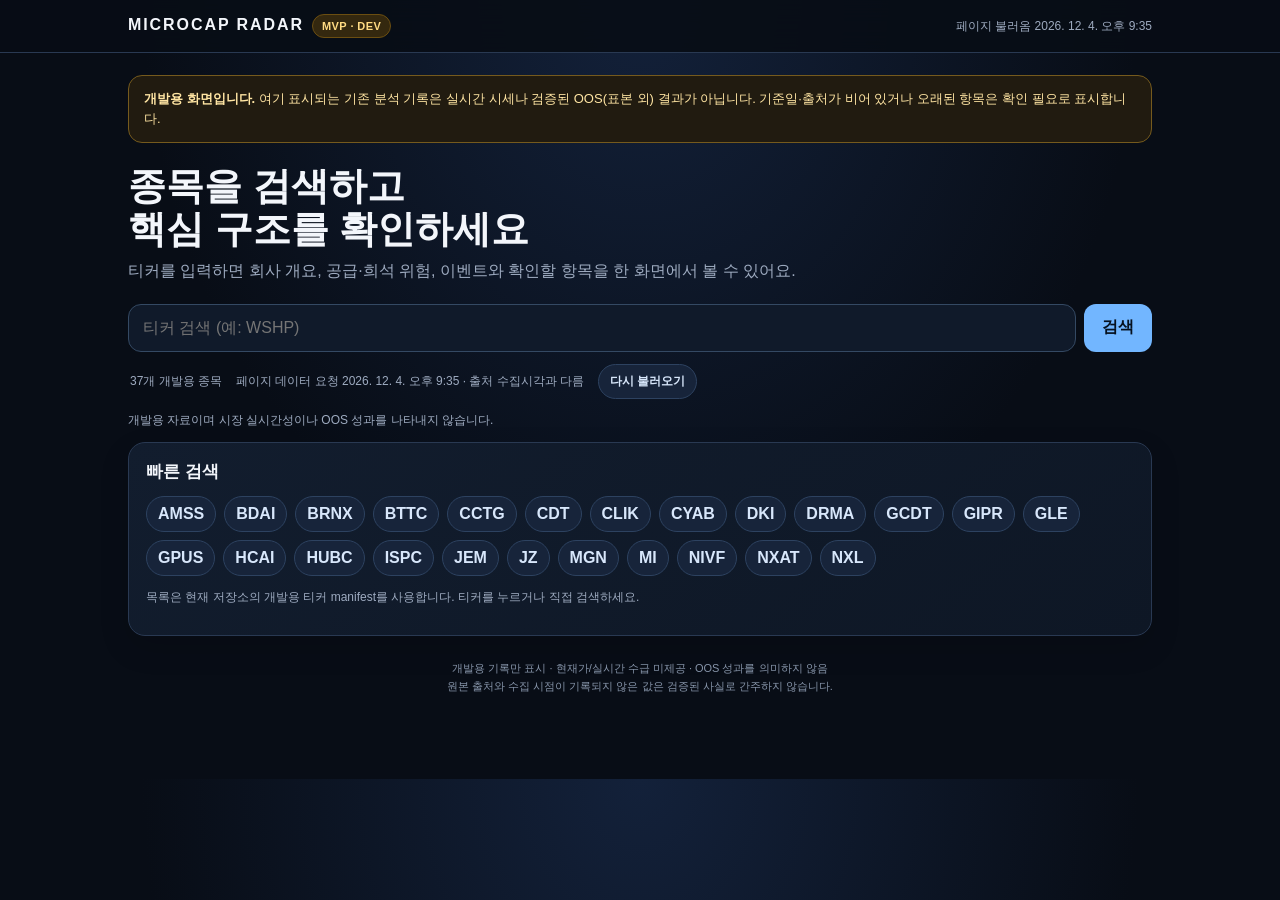
<file: mvp/index.html>
<!doctype html>
<html lang="ko">
<head>
<meta charset="utf-8">
<meta name="viewport" content="width=device-width, initial-scale=1">
<meta name="description" content="Microcap Radar 개발용 종목 검색 및 대시보드 MVP">
<title>Microcap Radar · MVP</title>
<style>
:root{color-scheme:dark;--bg:#080d16;--panel:#111a29;--panel2:#172338;--line:#293952;--text:#f3f6fb;--muted:#9eabc0;--blue:#72b6ff;--red:#ff7184;--yellow:#ffd166;--green:#60d6ad;--purple:#c49aff}
*{box-sizing:border-box}body{margin:0;background:radial-gradient(ellipse at top,#13213a 0,#080d16 55%);color:var(--text);font-family:-apple-system,BlinkMacSystemFont,"Segoe UI",sans-serif}
header{position:sticky;top:0;z-index:5;background:#080d16ed;border-bottom:1px solid var(--line);backdrop-filter:blur(12px)}
.top{max-width:1060px;margin:auto;padding:14px 18px;display:flex;align-items:center;justify-content:space-between;gap:12px}.brand{font-weight:900;letter-spacing:.12em}.tag{display:inline-block;border:1px solid #6b4e11;background:#34280f;color:#ffdb83;border-radius:999px;padding:5px 9px;font-size:11px;font-weight:850;letter-spacing:.04em;margin-left:8px}
.wrap{max-width:1060px;margin:auto;padding:22px 18px 60px}.notice{border:1px solid #755a1d;background:#211b10;color:#ffe5a3;padding:13px 15px;border-radius:14px;line-height:1.55;font-size:13px}
h1{font-size:clamp(26px,5vw,38px);line-height:1.12;margin:22px 0 8px}.intro{color:var(--muted);line-height:1.6;margin:0 0 20px}
.searchbar{display:flex;gap:8px}.searchbar input{min-width:0;flex:1;background:#101a2a;border:1px solid #344963;border-radius:13px;padding:14px;color:var(--text);font-size:16px;outline:none}.searchbar input:focus{border-color:var(--blue);box-shadow:0 0 0 3px #72b6ff20}
button{font:inherit;cursor:pointer}.searchbar button,.secondary{border:0;border-radius:12px;padding:0 18px;background:var(--blue);color:#06111f;font-weight:900}.statusline{display:flex;flex-wrap:wrap;gap:9px 14px;align-items:center;color:var(--muted);font-size:12px;padding:12px 2px}
.panel{border:1px solid var(--line);background:linear-gradient(145deg,#121d2e,#0e1725);border-radius:17px;padding:17px;margin:13px 0;box-shadow:0 12px 30px #0002}
.panel h2{font-size:17px;margin:0 0 13px}.sub{color:var(--muted);font-size:12px;line-height:1.5}.chips{display:flex;gap:8px;flex-wrap:wrap}.chip{background:#17243a;color:#d8e7fb;border:1px solid #2d4260;border-radius:999px;padding:8px 11px;font-weight:800}.chip:hover{border-color:var(--blue);color:#fff}
.grid{display:grid;grid-template-columns:repeat(2,minmax(0,1fr));gap:10px}.metric{background:var(--panel2);border:1px solid var(--line);border-radius:13px;padding:12px}.metric small{display:block;color:var(--muted);font-size:11px;margin-bottom:6px}.metric b{font-size:14px;line-height:1.45;overflow-wrap:anywhere}
.hero{border-left:4px solid var(--blue)}.hero.red{border-left-color:var(--red)}.hero.green{border-left-color:var(--green)}.heroTop{display:flex;justify-content:space-between;gap:12px;align-items:flex-start}.ticker{font-size:31px;font-weight:950;letter-spacing:.02em}.company{color:var(--muted);margin-top:3px}.score{font-size:22px;font-weight:900;color:var(--yellow);white-space:nowrap}.pill{display:inline-flex;align-items:center;border:1px solid var(--line);border-radius:999px;padding:5px 9px;margin:8px 5px 0 0;color:#d9e6f7;font-size:11px;font-weight:750}.pill.warn{color:#ffe09a;border-color:#725b28;background:#2a2315}.pill.bad{color:#ffc1c9;border-color:#703440;background:#2b1720}.summary{line-height:1.65;margin:14px 0 2px}
.rows{display:grid;gap:8px}.row{display:grid;grid-template-columns:minmax(110px,30%) 1fr;gap:12px;border-bottom:1px solid #243249;padding:9px 0;line-height:1.5}.row:last-child{border:0}.key{color:var(--muted);font-size:12px}.value{overflow-wrap:anywhere;font-size:13px}.unclear{color:#ffd98a}.empty{padding:40px 15px;text-align:center;color:var(--muted);border:1px dashed #374b67;border-radius:16px;margin-top:16px}
.list{display:grid;gap:8px}.item{background:var(--panel2);border:1px solid var(--line);border-radius:12px;padding:11px 12px;line-height:1.55;font-size:13px}.priceItem{display:grid;grid-template-columns:88px 1fr;gap:10px}.price{font-weight:900;color:var(--blue)}
.footer{color:#8795aa;font-size:11px;line-height:1.6;text-align:center;margin:24px 0}.error{color:#ffc1c9}.loading{opacity:.8}
.hidden{display:none!important}
@media(max-width:640px){.wrap{padding:16px 13px 40px}.top{padding:12px 13px}.searchbar button{padding:0 14px}.grid{grid-template-columns:1fr 1fr}.row{grid-template-columns:1fr;gap:4px}.ticker{font-size:28px}.panel{padding:14px}}
</style>
</head>
<body>
<header><div class="top"><div><span class="brand">MICROCAP RADAR</span><span class="tag">MVP · DEV</span></div><span id="loadClock" class="sub"></span></div></header>
<main class="wrap">
<div class="notice"><b>개발용 화면입니다.</b> 여기 표시되는 기존 분석 기록은 실시간 시세나 검증된 OOS(표본 외) 결과가 아닙니다. 기준일·출처가 비어 있거나 오래된 항목은 확인 필요로 표시합니다.</div>
<h1>종목을 검색하고<br>핵심 구조를 확인하세요</h1>
<p class="intro">티커를 입력하면 회사 개요, 공급·희석 위험, 이벤트와 확인할 항목을 한 화면에서 볼 수 있어요.</p>
<form id="searchForm" class="searchbar"><input id="query" autocomplete="off" spellcheck="false" placeholder="티커 검색 (예: WSHP)" aria-label="티커 검색"><button type="submit">검색</button></form>
<div class="statusline"><span id="count">종목 목록 불러오는 중…</span><span id="fetchStamp"></span><button id="refresh" class="chip" type="button">다시 불러오기</button></div>
<div id="view"><div class="empty loading">개발용 종목 데이터를 불러오는 중…</div></div>
<p class="footer">개발용 기록만 표시 · 현재가/실시간 수급 미제공 · OOS 성과를 의미하지 않음<br>원본 출처와 수집 시점이 기록되지 않은 값은 검증된 사실로 간주하지 않습니다.</p>
</main>
<script>
(function(){
"use strict";
var manifest=[],activeTicker="";
var $=function(s){return document.querySelector(s)};
var esc=function(v){return String(v==null?"확인 필요":v).replace(/[&<>"']/g,function(c){return {"&":"&amp;","<":"&lt;",">":"&gt;",'"':"&quot;","'":"&#39;"}[c]})};
var unclear=function(v){return v==null||/확인 필요|미확인|재확인 필요|unknown|not verified/i.test(String(v))};
var stamp=function(){return new Date().toLocaleString("ko-KR",{dateStyle:"medium",timeStyle:"short"})};
function mark(v){return unclear(v)?'<span class="unclear">'+esc(v==null?"확인 필요":v)+"</span>":esc(v)}
function pairs(obj){if(!obj||typeof obj!=="object")return '<div class="sub">기록된 항목 없음 · 확인 필요</div>';return '<div class="rows">'+Object.entries(obj).map(function(e){return '<div class="row"><div class="key">'+esc(e[0])+'</div><div class="value'+(unclear(e[1])?' unclear':'')+'">'+mark(typeof e[1]==="object"?JSON.stringify(e[1]):e[1])+'</div></div>'}).join("")+'</div>'}
function section(title,body){return '<section class="panel"><h2>'+title+'</h2>'+body+'</section>'}
function list(items){if(!Array.isArray(items)||!items.length)return '<div class="sub">기록 없음 · 확인 필요</div>';return '<div class="list">'+items.map(function(x){return '<div class="item'+(unclear(x)?' unclear':'')+'">'+esc(x)+'</div>'}).join("")+'</div>'}
function showHome(message){var t=(message||"")+"<section class=\"panel\"><h2>빠른 검색</h2><div class=\"chips\">"+manifest.slice(0,24).map(function(x){return '<button type="button" class="chip pick" data-t="'+esc(x)+'">'+esc(x)+'</button>'}).join("")+"</div><p class=\"sub\">목록은 현재 저장소의 개발용 티커 manifest를 사용합니다. 티커를 누르거나 직접 검색하세요.</p></section>";$("#view").innerHTML=t}
async function boot(){ $("#loadClock").textContent="페이지 불러옴 "+stamp();try{var r=await fetch("../v2/data/manifest.json",{cache:"no-store"});if(!r.ok)throw Error("목록 파일 HTTP "+r.status);manifest=await r.json();if(!Array.isArray(manifest))throw Error("티커 목록 형식 오류");$("#count").textContent=manifest.length+"개 개발용 종목";$("#fetchStamp").textContent="페이지 데이터 요청 "+stamp()+" · 출처 수집시각과 다름";showHome('<div class="sub">개발용 자료이며 시장 실시간성이나 OOS 성과를 나타내지 않습니다.</div>')}catch(e){$("#count").textContent="목록을 불러오지 못했습니다";$("#view").innerHTML='<div class="empty error">'+esc(e.message)+'<br>저장소 Pages 경로 또는 네트워크를 확인하세요.</div>'}}
async function openTicker(raw){var t=String(raw||"").trim().toUpperCase();if(!/^[A-Z0-9.-]{1,12}$/.test(t)){showHome('<div class="empty error">티커 형식을 확인해 주세요.</div>');return}if(!manifest.includes(t)){showHome('<div class="empty">등록되지 않은 개발용 티커입니다. 다른 티커를 검색해 주세요.</div>');return}activeTicker=t;history.replaceState(null,"","?ticker="+encodeURIComponent(t));$("#query").value=t;$("#view").innerHTML='<div class="empty loading">'+esc(t)+' 기록을 불러오는 중…</div>';try{var r=await fetch("../v2/data/stocks/"+encodeURIComponent(t)+".json",{cache:"no-store"});if(!r.ok)throw Error("종목 기록 HTTP "+r.status);var d=await r.json();render(d)}catch(e){$("#view").innerHTML='<div class="empty error">'+esc(e.message)+'</div>'}}
function render(d){var sig=d.signal||{},short=d.short||{},source=short["데이터 출처"]||d.dataSource||"개별 원본 출처 미기재";var signalClass=sig.color==="red"?"red":sig.color==="green"?"green":"";var labels='<span class="pill warn">개발용 기존 기록</span><span class="pill">실시간 아님</span><span class="pill">OOS 아님</span>';var html='<section class="panel hero '+signalClass+'"><div class="heroTop"><div><div class="ticker">'+esc(d.ticker||activeTicker)+'</div><div class="company">'+esc(d.company||"회사명 확인 필요")+'</div></div><div class="score">'+(d.score==null?"—":esc(d.score))+'<small style="display:block;font-size:10px;color:#a4afc1;font-weight:600">기록 점수 · 수익확률 아님</small></div></div>'+labels+'<div class="sub" style="margin-top:10px">기록 기준일: '+esc(d.asOf||"미기록 · 확인 필요")+' · 페이지 요청시각: '+esc(stamp())+'</div><p class="summary"><b>'+esc(sig.text||"신호 요약 미기록")+'</b><br>'+esc(sig.summary||"요약 미기록 · 확인 필요")+'</p></section>';
html+=section("출처와 최신성",'<div class="grid"><div class="metric"><small>기록에 적힌 데이터 출처</small><b class="'+(unclear(source)?"unclear":"")+'">'+esc(source)+'</b></div><div class="metric"><small>기록 기준일</small><b class="'+(unclear(d.asOf)?"unclear":"")+'">'+esc(d.asOf||"확인 필요")+'</b></div><div class="metric"><small>원본 수집시각</small><b class="unclear">기록에 없으면 확인 필요</b></div><div class="metric"><small>현재 시세 / 실시간 수급</small><b class="unclear">이 MVP에서 제공하지 않음</b></div></div><p class="sub">페이지 요청시각은 브라우저가 화면을 불러온 시간이며, 원본 데이터의 수집·갱신 시점이 아닙니다.</p>');
if(d.structure)html+=section("주요 구조",pairs(d.structure));
if(d.short)html+=section("수급 메모",pairs(short));
if(d.cash)html+=section("현금·자금조달",pairs(d.cash));
if(d.supplyMap&&d.supplyMap.items)html+=section("공급 지도",list(d.supplyMap.items.map(function(x){return x.name+" · "+x.shares+" · "+x.status+" — "+x.note})));
if(d.dilution)html+=section("희석·공급 위험",list(d.dilution));
if(d.priceLadder)html+=section("기록된 가격 참고점",'<p class="sub">아래 값은 기존 기록의 참고 가격입니다. 현재가나 실시간 가격으로 표시하지 않습니다.</p><div class="list">'+d.priceLadder.map(function(x){return '<div class="item priceItem"><div class="price">'+esc(x.price)+'</div><div><b>'+esc(x.label)+'</b><div class="sub">'+esc(x.note||x.distance||"")+'</div></div></div>'}).join("")+'</div>');
if(d.events)html+=section("일정·이벤트",list(d.events));
if(d.nextChecks)html+=section("추가 확인 항목",list(d.nextChecks));
if(d.risks)html+=section("주요 위험",list(d.risks));
if(d.conclusion)html+=section("기록된 결론",list(d.conclusion));
if(d.memo)html+=section("메모용 요약",'<div class="item">'+esc(d.memo)+'</div>');
html+='<section class="panel"><h2>확인 상태</h2><div class="sub">출처가 기재된 문장도 원문 확인이 끝났다는 뜻은 아닙니다. 기준일 이후 내용은 반영되지 않았을 수 있습니다. 모든 미확인 항목은 별도 검증 전까지 확인 필요로 취급하세요.</div></section>';
$("#view").innerHTML=html}
$("#searchForm").addEventListener("submit",function(e){e.preventDefault();openTicker($("#query").value)});
$("#refresh").addEventListener("click",function(){boot();if(activeTicker)setTimeout(function(){openTicker(activeTicker)},0)});
$("#view").addEventListener("click",function(e){var b=e.target.closest(".pick");if(b)openTicker(b.dataset.t)});
var params=new URLSearchParams(location.search);boot().then(function(){var t=params.get("ticker");if(t)openTicker(t)});
})();
</script>
</body>
</html>
</file>
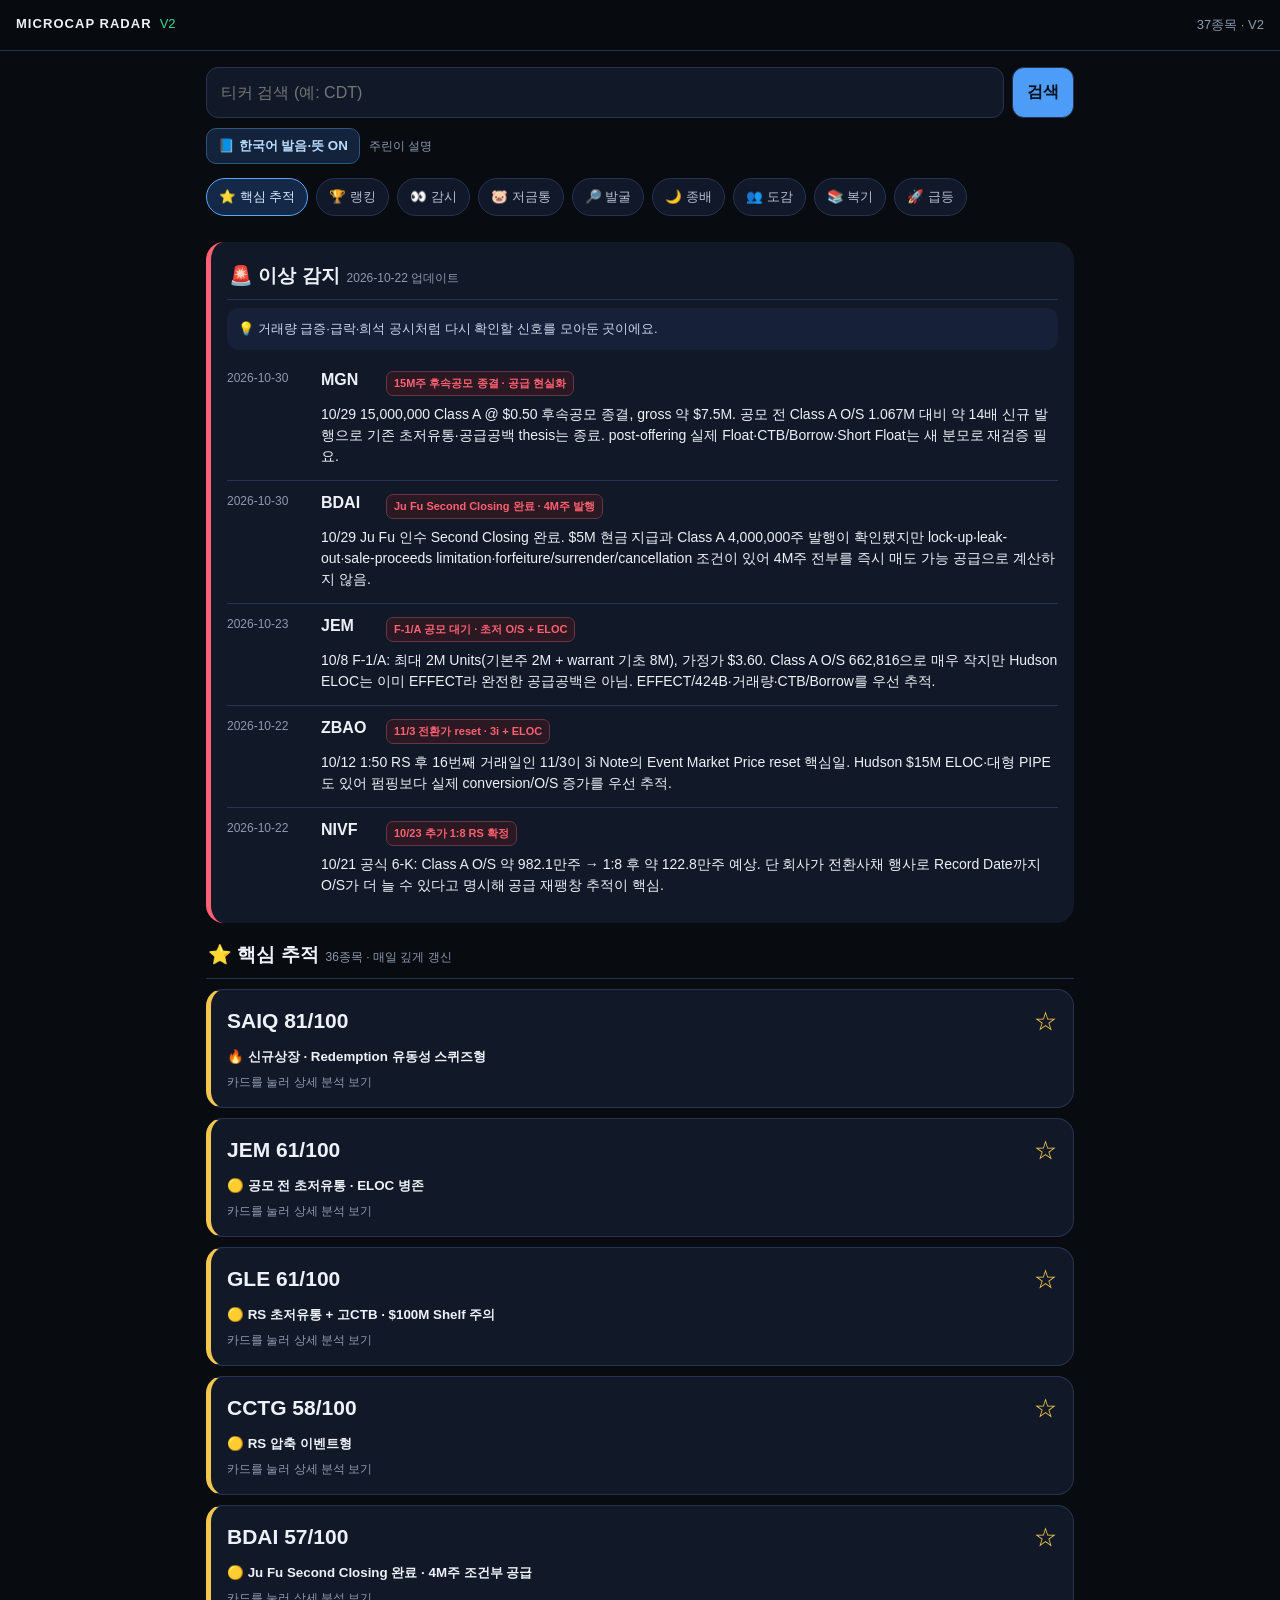
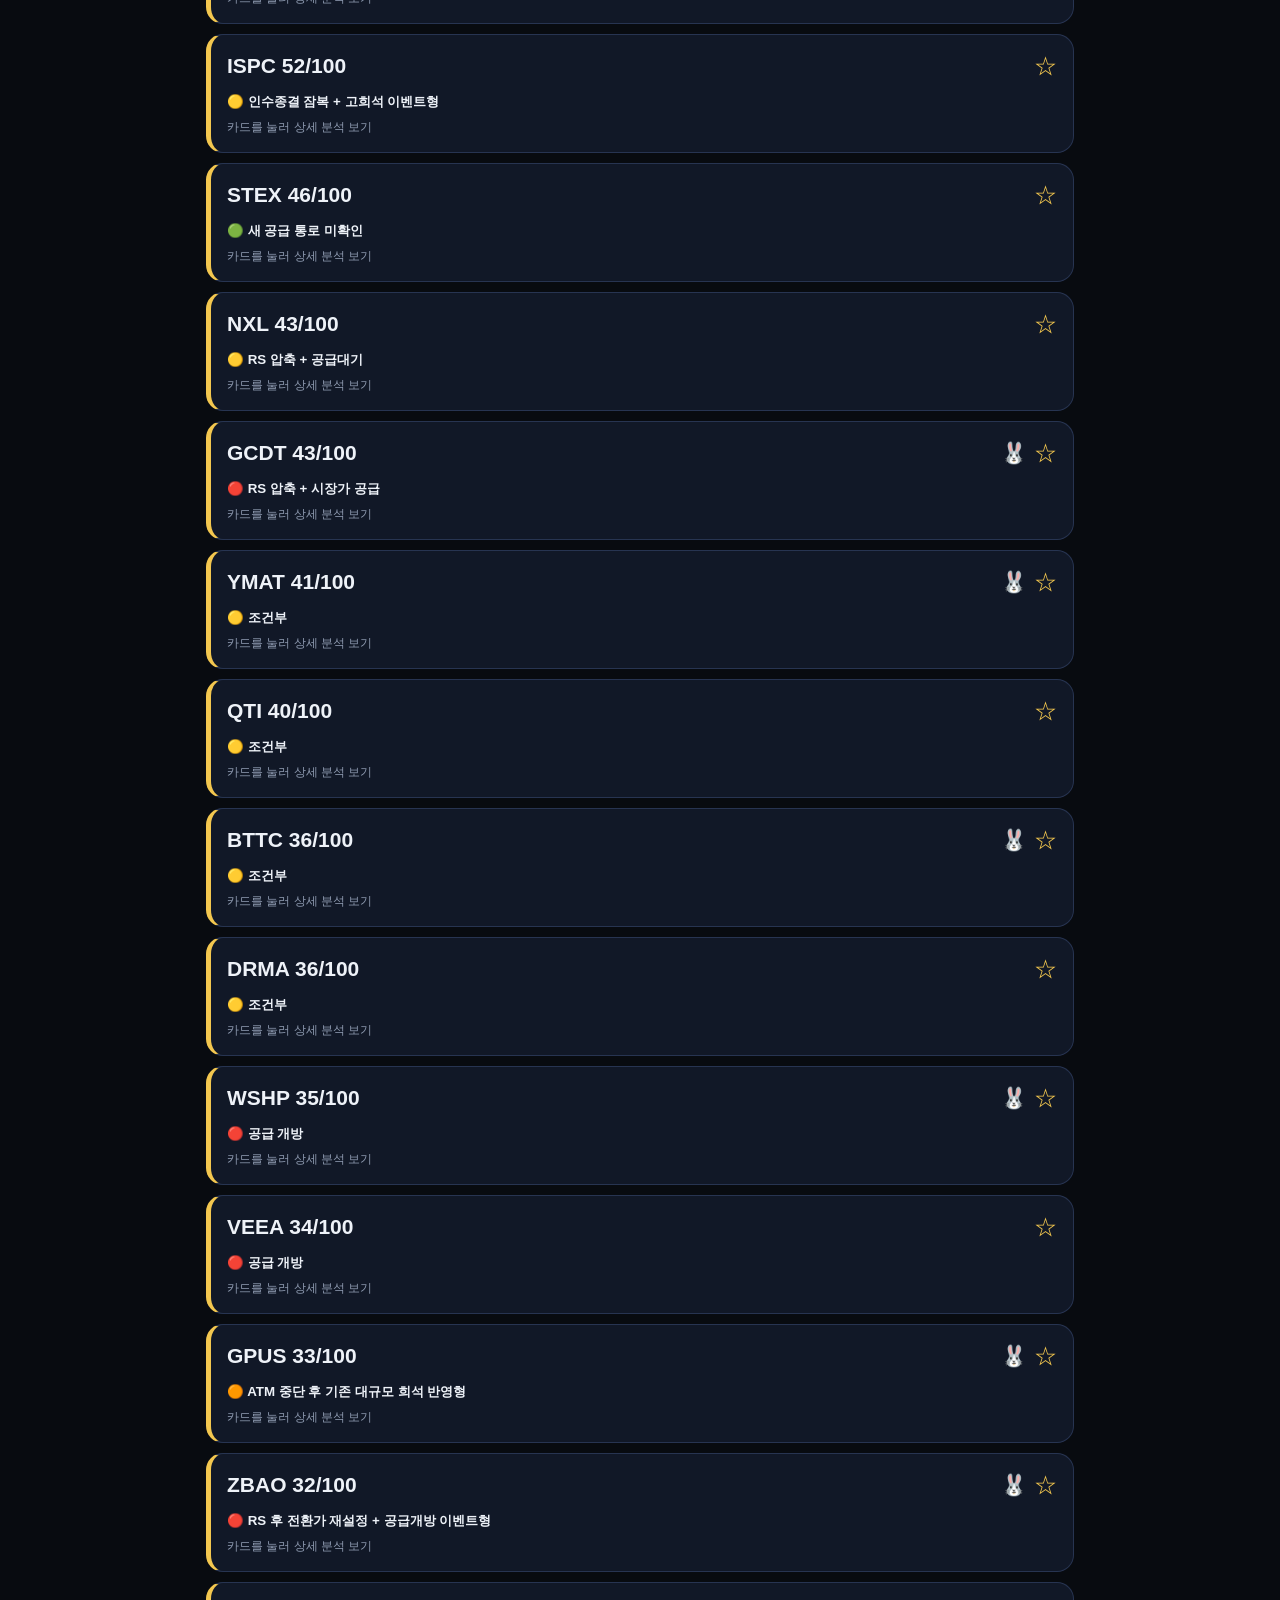
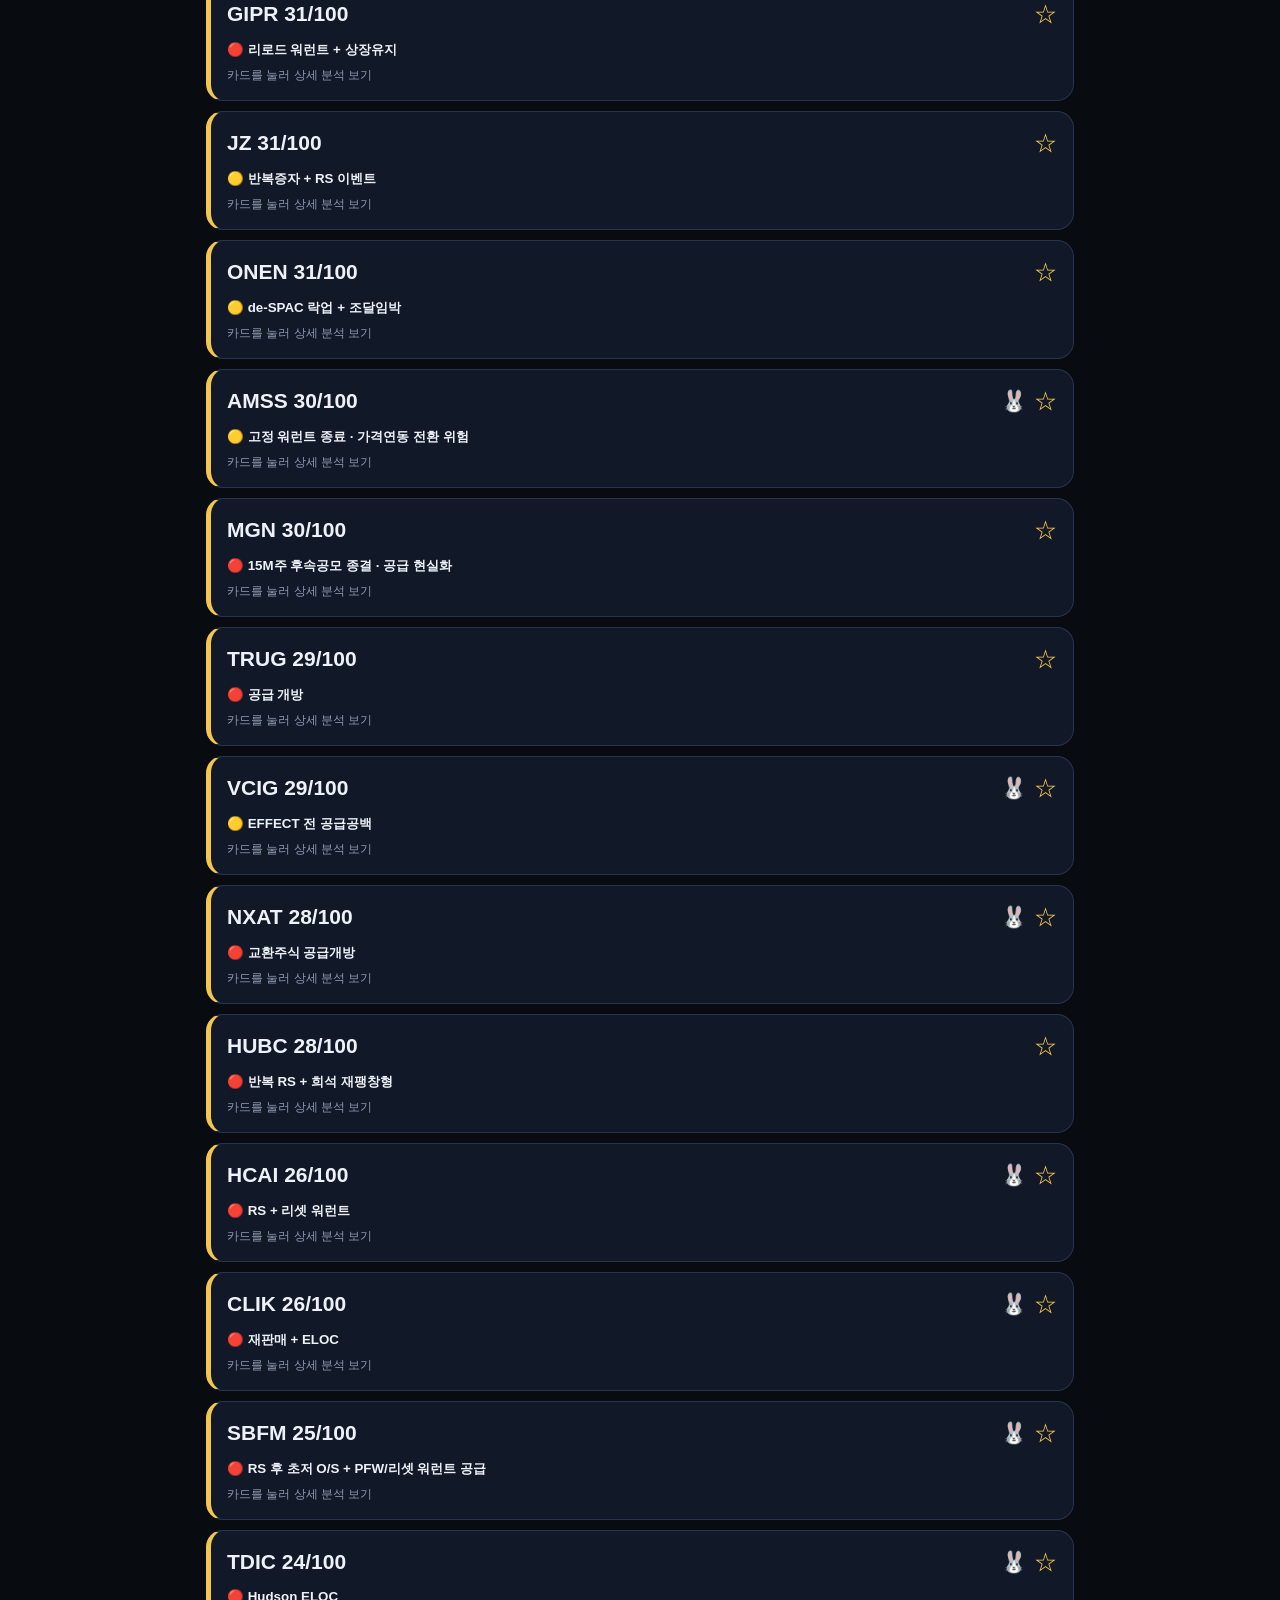
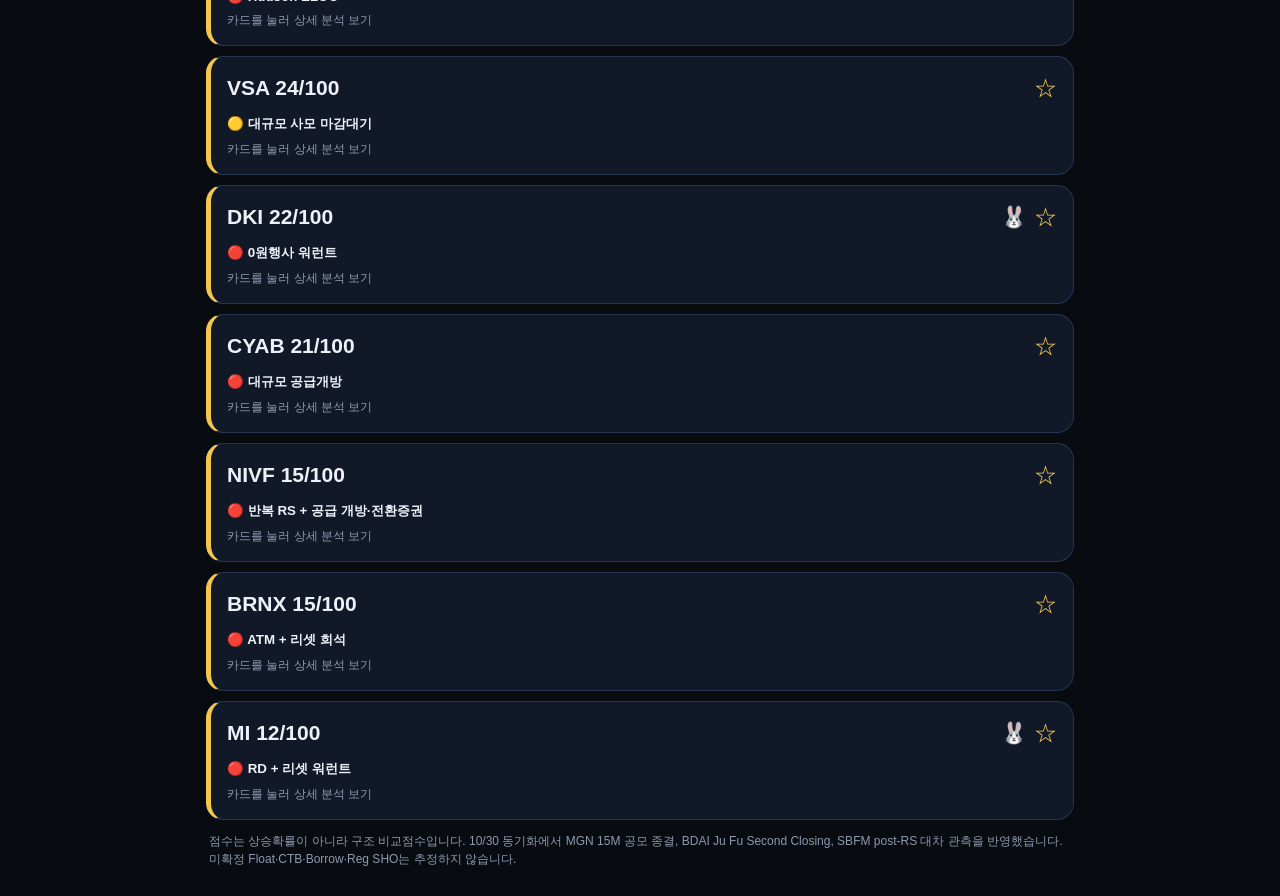
<file: v2/index.html>
<!doctype html>
<html lang="ko"><head><meta charset="utf-8"><meta name="viewport" content="width=device-width,initial-scale=1"><meta http-equiv="Cache-Control" content="no-cache, no-store, must-revalidate"><title>Microcap Radar V2</title><link rel="stylesheet" href="./app.css?v=20261023-77"></head>
<body><header><div><b>MICROCAP RADAR</b><span class="v">V2</span></div><div id="status">데이터 로딩…</div></header>
<main><section class="search"><input id="q" autocomplete="off" placeholder="티커 검색 (예: CDT)"><button id="go">검색</button></section><section class="tools"><button type="button" id="learnToggle" class="learnToggle" aria-pressed="true">📘 한국어 발음·뜻 ON</button><span>주린이 설명</span></section><nav id="tabs"></nav><section id="view"><div class="empty">데이터 로딩…</div></section></main>
<script src="./gle-v74.js?v=20261023-77"></script><script src="./app.js?v=20261023-77"></script><script src="./gle-beginner-v75.js?v=20261023-77"></script><script src="./gle-tracker-v76.js?v=20261023-77"></script><script src="./stock-tracker-v77.js?v=20261023-77"></script><script src="./discovery-v50.js?v=20261023-77"></script><script src="./discovery-august-v51.js?v=20261023-77"></script><script src="./discovery-july-v52.js?v=20261023-77"></script><script src="./supply-v20.js?v=20261023-77"></script><script src="./review-latest-v26.js?v=20261105-1"></script><script src="./review-framework-v47.js?v=20261023-77"></script><script src="./review-pattern-master-v55.js?v=20261023-77"></script><script src="./review-april-v71.js?v=20261023-77"></script><script src="./review-daily-v73.js?v=20261023-77"></script><script src="./review-collapsed-v64.js?v=20261023-77"></script><script src="./home.js?v=20261023-77"></script><script src="./rankings.js?v=20261023-77"></script><script src="./closing.js?v=20261023-77"></script><script src="./piggy.js?v=20261023-77"></script><script src="./watch.js?v=20261023-77"></script><script src="./remove-memo-v40.js?v=20261023-77"></script><script src="./short-latest-v46.js?v=20261023-77"></script><script src="./spike.js?v=20261110-1"></script></body></html>
</file>
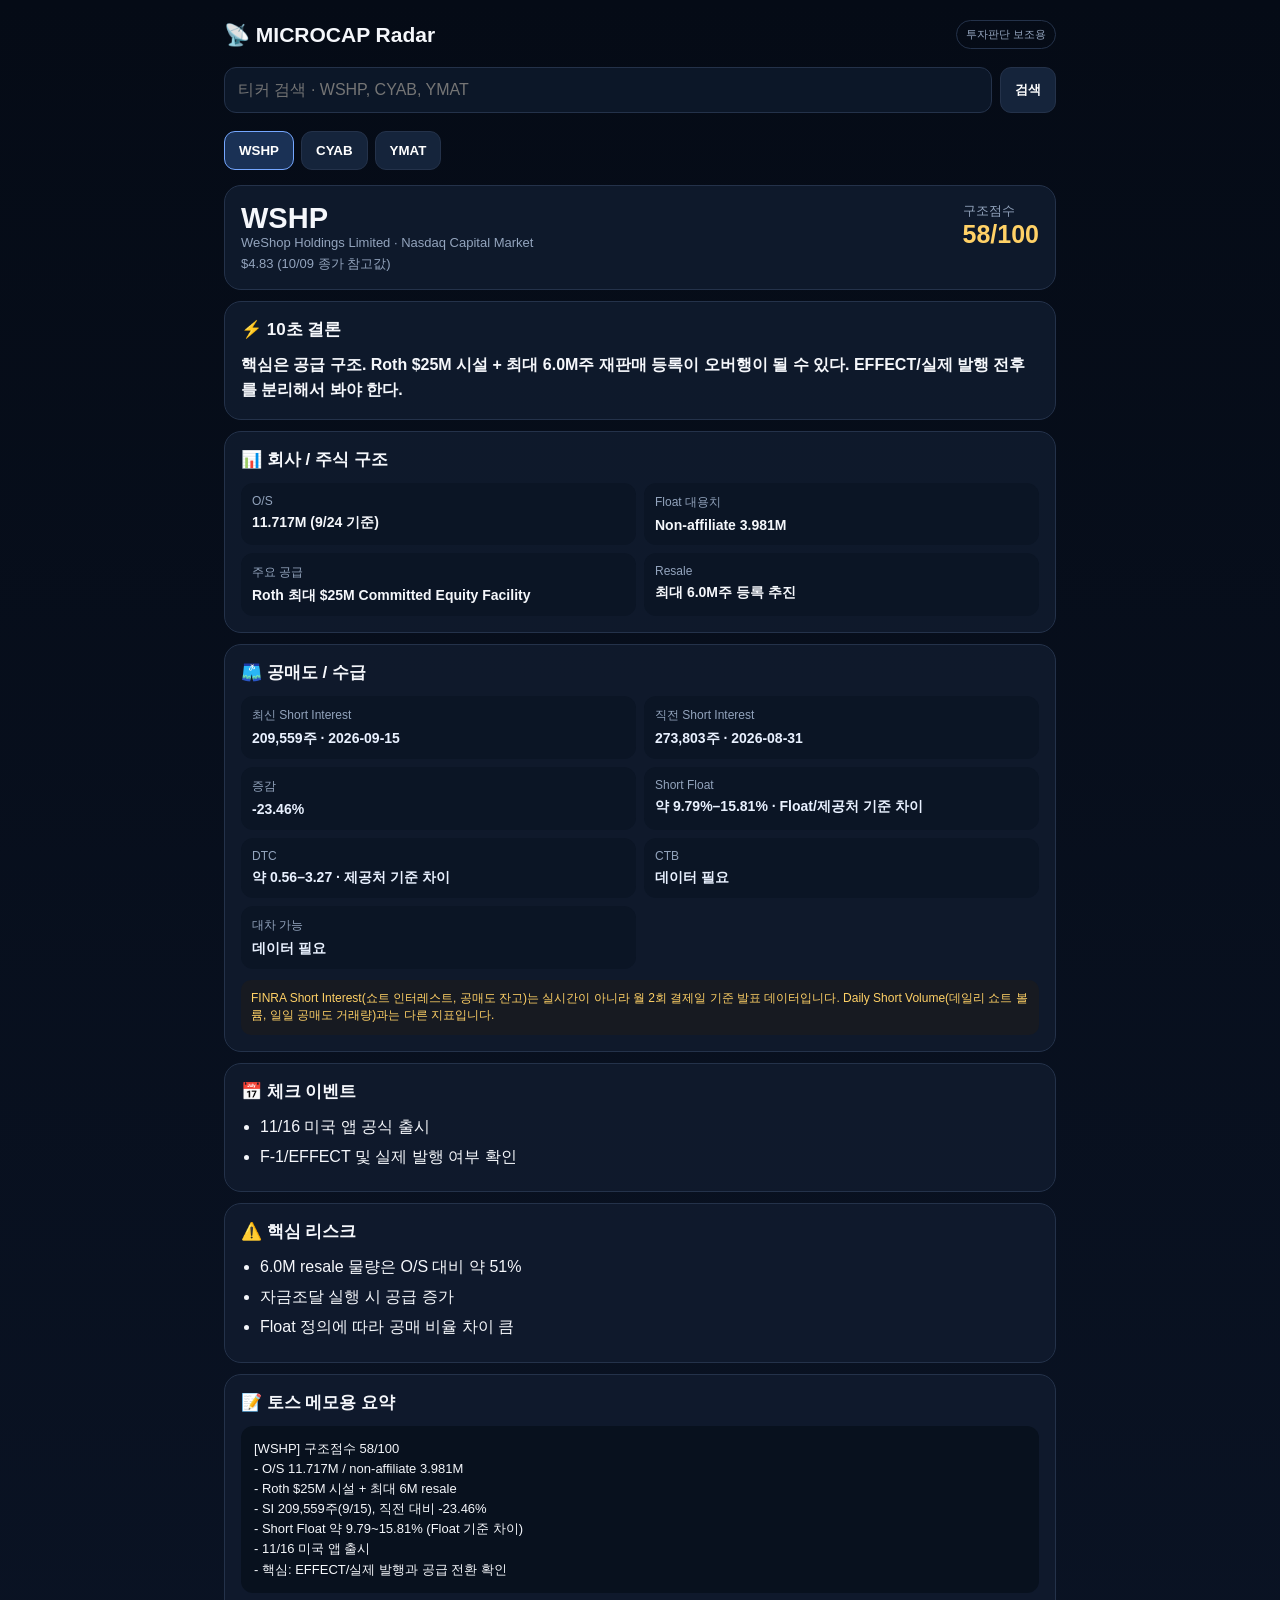
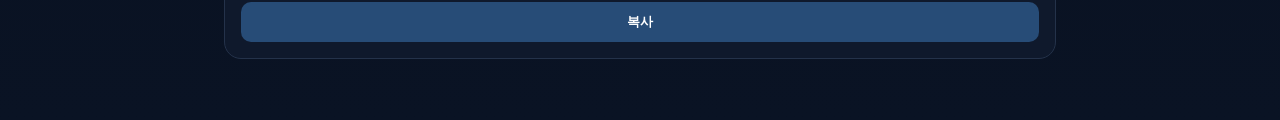
<file: microcap_radar.html>
<!doctype html>
<html lang="ko"><head><meta charset="utf-8"><meta name="viewport" content="width=device-width,initial-scale=1">
<title>MICROCAP Radar</title>
<style>
:root{color-scheme:dark;--bg:#07101f;--card:#101b2d;--line:#24324a;--muted:#93a4bd;--green:#42d392;--yellow:#ffd166;--red:#ff6b6b;--blue:#75a7ff}
*{box-sizing:border-box}body{margin:0;background:linear-gradient(180deg,#050b16,#0a1324);color:#f5f7fb;font-family:-apple-system,BlinkMacSystemFont,"Segoe UI",sans-serif}
.wrap{max-width:860px;margin:auto;padding:20px 14px 50px}.top{display:flex;justify-content:space-between;align-items:center;gap:12px}.brand{font-weight:850;font-size:21px}.badge{font-size:11px;color:var(--muted);border:1px solid var(--line);padding:6px 9px;border-radius:999px}
.search{display:flex;gap:8px;margin:18px 0}.search input{flex:1;background:#0c1728;border:1px solid var(--line);color:white;border-radius:12px;padding:13px;font-size:16px;text-transform:uppercase}.search button,.tabs button{background:#15243b;color:white;border:1px solid var(--line);border-radius:11px;padding:11px 14px;font-weight:700}.tabs{display:flex;gap:7px;overflow:auto;margin-bottom:15px}.tabs button.active{border-color:var(--blue);background:#1a3155}
.hero,.card{background:rgba(16,27,45,.92);border:1px solid var(--line);border-radius:17px;padding:16px;margin:11px 0}.ticker{font-size:29px;font-weight:900}.muted{color:var(--muted);font-size:13px}.score{font-size:25px;font-weight:900;color:var(--yellow)}h2{font-size:17px;margin:0 0 12px}.conclusion{line-height:1.55;font-weight:650}.grid{display:grid;grid-template-columns:1fr 1fr;gap:8px}.item{background:#0b1525;border-radius:12px;padding:11px}.label{font-size:12px;color:var(--muted);margin-bottom:5px}.value{font-size:14px;font-weight:700;line-height:1.35}.short .value{color:#e9f1ff}.note{font-size:12px;color:var(--yellow);line-height:1.45;margin-top:11px;padding:10px;background:#171a21;border-radius:10px}.list{padding-left:19px;margin:0}.list li{margin:7px 0;line-height:1.45}.memo{white-space:pre-wrap;background:#08111e;border-radius:12px;padding:13px;font-size:13px;line-height:1.55}.copy{width:100%;margin-top:9px;border:0;border-radius:10px;padding:11px;background:#274c77;color:#fff;font-weight:800}.empty{text-align:center;padding:45px 12px;color:var(--muted)}
@media(max-width:560px){.grid{grid-template-columns:1fr}.wrap{padding-top:15px}.brand{font-size:19px}}
</style></head><body><main class="wrap">
<div class="top"><div class="brand">📡 MICROCAP Radar</div><div class="badge">투자판단 보조용</div></div>
<div class="search"><input id="q" placeholder="티커 검색 · WSHP, CYAB, YMAT"><button onclick="go()">검색</button></div>
<div class="tabs" id="tabs"></div><div id="app"></div>
</main><script>
const DATA={"WSHP": {"company": "WeShop Holdings Limited", "exchange": "Nasdaq Capital Market", "score": 58, "price": "$4.83 (10/09 종가 참고값)", "conclusion": "핵심은 공급 구조. Roth $25M 시설 + 최대 6.0M주 재판매 등록이 오버행이 될 수 있다. EFFECT/실제 발행 전후를 분리해서 봐야 한다.", "structure": [["O/S", "11.717M (9/24 기준)"], ["Float 대용치", "Non-affiliate 3.981M"], ["주요 공급", "Roth 최대 $25M Committed Equity Facility"], ["Resale", "최대 6.0M주 등록 추진"]], "short": [["최신 Short Interest", "209,559주 · 2026-09-15"], ["직전 Short Interest", "273,803주 · 2026-08-31"], ["증감", "-23.46%"], ["Short Float", "약 9.79%–15.81% · Float/제공처 기준 차이"], ["DTC", "약 0.56–3.27 · 제공처 기준 차이"], ["CTB", "데이터 필요"], ["대차 가능", "데이터 필요"]], "events": ["11/16 미국 앱 공식 출시", "F-1/EFFECT 및 실제 발행 여부 확인"], "risk": ["6.0M resale 물량은 O/S 대비 약 51%", "자금조달 실행 시 공급 증가", "Float 정의에 따라 공매 비율 차이 큼"], "memo": "[WSHP] 구조점수 58/100\n- O/S 11.717M / non-affiliate 3.981M\n- Roth $25M 시설 + 최대 6M resale\n- SI 209,559주(9/15), 직전 대비 -23.46%\n- Short Float 약 9.79~15.81% (Float 기준 차이)\n- 11/16 미국 앱 출시\n- 핵심: EFFECT/실제 발행과 공급 전환 확인"}, "CYAB": {"company": "Cyabra, Inc.", "exchange": "Nasdaq Global Market", "score": 68, "price": "가격 데이터 연결 필요", "conclusion": "재료와 공매도 연료는 강하지만 공급이 깨끗한 종목은 아니다. 공매 잔고가 급증했고 계약 명분도 있으나 대규모 저가 워런트와 신규 resale S-1이 핵심 리스크다.", "structure": [["O/S", "34.785M (10/7 기준)"], ["Float", "공식 확인 필요"], ["신규 Resale S-1", "최대 21.466M주"], ["워런트", "PFW $0.0001 / B $0.45 / A $0.50 대량 존재"]], "short": [["최신 Short Interest", "1,550,919주 · 2026-09-30"], ["직전 Short Interest", "60,649주 · 2026-09-15"], ["증감", "+2,457.2%"], ["Short Float", "제3자 기준 약 52.2% / 실제 Float 확인 필요"], ["DTC", "약 1.0"], ["10/9 Daily Short Volume", "약 212K / 약 567K = 37.4% · SI와 다른 지표"], ["CTB", "데이터 필요"], ["대차 가능", "데이터 필요"]], "events": ["10/8 신규 S-1 EFFECT 여부 확인", "Nasdaq MVLS 11/9 데드라인", "$1 minimum bid 12/7 데드라인", "RS 1:2~1:30 제안 상태"], "risk": ["21.466M주 resale 등록", "대규모 저가 워런트", "Going-concern/자금조달 압력", "실제 Float 미확정"], "memo": "[CYAB] 구조점수 68/100\n- O/S 34.785M / 실제 Float 확인 필요\n- SI 1,550,919주(9/30), +2,457.2%\n- 제3자 Short Float 약 52.2%, 공식 Float 확인 필수\n- 신규 S-1 resale 21.466M주\n- PFW $0.0001 / B $0.45 / A $0.50\n- 핵심: S-1 EFFECT + 실제 Float/CTB + RS 일정"}, "YMAT": {"company": "J-Star Holding Co., Ltd.", "exchange": "Nasdaq Capital Market", "score": 57, "price": "$1.29 (10/09 정규장) / 장후 약 $3.03 참고", "conclusion": "초저유통 가능성 + 드론/미국 생산 재료 + 폭발적 거래량이 붙었지만, $150M EFFECT shelf와 $35M Hudson Equity Line이 살아 있다. 재료가 강한 동시에 급등 후 조달하기 좋은 구조다.", "structure": [["O/S", "공식 최신치 확인 필요 · 제공처 불일치"], ["Float", "제3자 약 0.66M–1.64M / 공식 확인 필요"], ["F-3 Shelf", "$150M · 9/23 EFFECT"], ["Equity Line", "Hudson 최대 $35M · 36개월"], ["RS", "1:5 · 7/10 실행"]], "short": [["최신 Short Interest", "65,449주 · 2026-09-15"], ["직전 Short Interest", "19,393주 · 2026-08-31"], ["증감", "+237.49%"], ["Short Float", "약 4.0%–9.74% · Float 기준 차이"], ["DTC", "약 0.04–1.00 · 제공처 기준 차이"], ["CTB", "데이터 필요"], ["대차 가능", "데이터 필요"]], "events": ["10/29 주주 미팅", "Hudson resale 등록/실제 Put·발행 확인", "F-3 prospectus supplement 확인"], "risk": ["$150M F-3 EFFECT", "$35M Equity Line", "Authorized Class A 60M", "2025말 취약한 재무/going concern", "드론 공장은 계획 단계", "장후 급등 추격 변동성"], "memo": "[YMAT] 구조점수 57/100\n- 10/9 $1.29 → 장후 약 $3.03\n- Float 제3자 0.66M~1.64M, 공식 확인 필요\n- SI 65,449주(9/15), +237.49%\n- Short Float 약 4.0~9.74%\n- 9/23 $150M F-3 EFFECT\n- 9/24 Hudson $35M Equity Line\n- 핵심: 실제 Float / Hudson 발행 / F-3 supplement / 10/29"}};
const $=s=>document.querySelector(s);
function esc(s){return String(s).replace(/[&<>"']/g,c=>({'&':'&amp;','<':'&lt;','>':'&gt;','"':'&quot;',"'":'&#39;'}[c]))}
function items(a, cls=''){return `<div class="grid ${cls}">${a.map(x=>`<div class="item"><div class="label">${esc(x[0])}</div><div class="value">${esc(x[1])}</div></div>`).join('')}</div>`}
function render(t){
 t=(t||'WSHP').toUpperCase(); const d=DATA[t];
 history.replaceState(null,'','?ticker='+encodeURIComponent(t));
 [...document.querySelectorAll('.tabs button')].forEach(b=>b.classList.toggle('active',b.dataset.t===t));
 if(!d){$('#app').innerHTML=`<div class="card empty"><b>${esc(t)}</b><br><br>아직 분석되지 않은 종목입니다.</div>`;return}
 $('#app').innerHTML=`
 <section class="hero"><div style="display:flex;justify-content:space-between;gap:10px"><div><div class="ticker">${t}</div><div class="muted">${esc(d.company)} · ${esc(d.exchange)}</div><div class="muted" style="margin-top:5px">${esc(d.price)}</div></div><div><div class="muted">구조점수</div><div class="score">${d.score}/100</div></div></div></section>
 <section class="card"><h2>⚡ 10초 결론</h2><div class="conclusion">${esc(d.conclusion)}</div></section>
 <section class="card"><h2>📊 회사 / 주식 구조</h2>${items(d.structure)}</section>
 <section class="card"><h2>🩳 공매도 / 수급</h2>${items(d.short,'short')}<div class="note">FINRA Short Interest(쇼트 인터레스트, 공매도 잔고)는 실시간이 아니라 월 2회 결제일 기준 발표 데이터입니다. Daily Short Volume(데일리 쇼트 볼륨, 일일 공매도 거래량)과는 다른 지표입니다.</div></section>
 <section class="card"><h2>📅 체크 이벤트</h2><ul class="list">${d.events.map(x=>`<li>${esc(x)}</li>`).join('')}</ul></section>
 <section class="card"><h2>⚠️ 핵심 리스크</h2><ul class="list">${d.risk.map(x=>`<li>${esc(x)}</li>`).join('')}</ul></section>
 <section class="card"><h2>📝 토스 메모용 요약</h2><div class="memo" id="memo">${esc(d.memo)}</div><button class="copy" onclick="navigator.clipboard.writeText(DATA['${t}'].memo);this.textContent='복사 완료'">복사</button></section>`;
}
function go(){render($('#q').value.trim())}
$('#q').addEventListener('keydown',e=>{if(e.key==='Enter')go()});
$('#tabs').innerHTML=Object.keys(DATA).map(t=>`<button data-t="${t}" onclick="render('${t}')">${t}</button>`).join('');
render(new URLSearchParams(location.search).get('ticker')||'WSHP');
</script></body></html>
</file>
<file: v2/app.css>
:root{color-scheme:dark;--bg:#080b10;--panel:#111827;--panel2:#151f33;--line:#273451;--text:#eef2f8;--muted:#8e9ab0;--green:#38d996;--yellow:#f3c74f;--red:#ff6072;--blue:#5aa7ff;--purple:#a97cff}*{box-sizing:border-box}body{margin:0;background:var(--bg);color:var(--text);font-family:-apple-system,BlinkMacSystemFont,"Segoe UI",sans-serif}header{position:sticky;top:0;z-index:3;display:flex;justify-content:space-between;gap:12px;padding:16px;border-bottom:1px solid var(--line);background:#080b10f2;font-size:13px}header b{letter-spacing:.08em}.v{margin-left:8px;color:var(--green)}#status{color:var(--muted)}main{max-width:900px;margin:auto;padding:16px}.search{display:flex;gap:8px}.search input{flex:1}.search input,.search button{background:var(--panel);border:1px solid var(--line);color:var(--text);padding:14px;border-radius:12px;font-size:16px}.search button{font-weight:800;background:#4d9cf8;color:#06111e}.tools{display:flex;align-items:center;gap:9px;margin-top:10px;color:var(--muted);font-size:12px}.learnToggle{border:1px solid #31547b;background:#12233b;color:#b9dcff;padding:8px 11px;border-radius:10px;font-weight:750}.learnToggle.off{border-color:var(--line);background:#101724;color:var(--muted)}nav{display:flex;gap:8px;overflow:auto;padding:14px 0;scrollbar-width:none}nav button{white-space:nowrap;border:1px solid var(--line);background:#10182a;color:#b7c0d1;padding:9px 12px;border-radius:999px}nav button.active{border-color:var(--blue);background:#142847;color:#d7eaff}.card{background:var(--panel);border:1px solid var(--line);border-radius:18px;padding:17px;margin:12px 0}.hero{border-left:5px solid var(--yellow)}.hero.redBorder{border-left-color:var(--red)}.hero.greenBorder{border-left-color:var(--green)}.heroTop{display:flex;justify-content:space-between;align-items:flex-start;gap:12px}.hero h1,.discoveryHero h1,.reviewHero h1{margin:0;font-size:31px}.discoveryHero{border-left:5px solid var(--blue)}.reviewHero{border-left:5px solid var(--green)}.sub,.muted{color:var(--muted);margin-top:4px}.score{font-size:27px;font-weight:900}.red{color:var(--red)}.yellow{color:var(--yellow)}.green{color:var(--green)}.blue{color:var(--blue)}.badges{display:flex;gap:7px;flex-wrap:wrap;margin:13px 0}.badges span{padding:5px 9px;border-radius:8px;background:#182238;font-size:13px;font-weight:700}.lead{font-size:15px;line-height:1.55}.metricgrid{display:grid;grid-template-columns:1fr 1fr;gap:9px;margin:12px 0}.metric{background:var(--panel2);border:1px solid var(--line);border-radius:14px;padding:13px}.metric span{display:block;color:var(--muted);font-size:12px;margin-bottom:6px}.metric b{font-size:14px;line-height:1.4}h2{font-size:18px;margin:0 0 13px}.row{display:grid;grid-template-columns:minmax(100px,35%) 1fr;gap:14px;padding:10px 0;border-bottom:1px solid #202b40;line-height:1.45}.row:last-child{border:0}.row strong{font-size:14px}.key{color:var(--muted);font-size:13px}.items{display:grid;gap:9px}.item{background:#151f31;border-radius:12px;padding:12px 13px;line-height:1.55}.danger{border-left:4px solid var(--red)}.schedule{border-left:4px solid var(--yellow)}.validation{border-left:4px solid var(--purple)}.memoCard{border-left:4px solid var(--blue)}.memo{white-space:pre-wrap;line-height:1.65}.empty{color:var(--muted);padding:40px 4px;text-align:center}.error{color:var(--red)}.term{white-space:nowrap}.termHelp{display:inline;color:#8fb2d8;font-size:.82em;font-weight:500}.termHelp:before{content:' ('}.termHelp:after{content:')'}body.hideLearn .termHelp{display:none}.beginnerNote{margin:12px 0 0;background:#142139;border:1px solid #243b5d;border-radius:12px;padding:11px 12px;color:#c9d9eb;font-size:13px;line-height:1.55}.beginnerNote b{color:#fff}.discoveryList{display:grid;gap:8px}.candidate{width:100%;display:grid;grid-template-columns:30px 1fr 52px;gap:10px;align-items:center;text-align:left;border:1px solid var(--line);background:var(--panel2);color:var(--text);border-radius:14px;padding:12px}.rank{color:var(--muted);font-weight:800}.candidateMain b{display:block;font-size:17px}.candidateMain small{display:block;color:var(--muted);margin-top:4px;line-height:1.35}.candidateScore{text-align:right;font-size:20px;font-weight:900;color:var(--blue)}.candidateScore small{display:block;font-size:11px;color:var(--muted);margin-top:3px}.discoveryFoot{font-size:12px;line-height:1.5;margin-top:12px}.homeSection{margin:12px 0}.homeTitle{display:flex;align-items:baseline;gap:7px;padding:7px 2px 10px;border-bottom:1px solid var(--line)}.homeTitle b{font-size:19px}.homeTitle span{font-size:12px;color:var(--muted)}.anomalyPanel{border-left:5px solid var(--red);background:var(--panel);border-radius:18px;padding:14px 16px}.anomalyHint{background:#172039;border-radius:12px;padding:11px;margin:8px 0;color:#cbd6e8;font-size:13px;line-height:1.5}.anomalyRow{display:grid;grid-template-columns:84px 55px auto;gap:8px 10px;padding:13px 0;border-bottom:1px solid var(--line);align-items:start}.anomalyRow:last-child{border:0}.aDate{color:var(--muted);font-size:12px}.aBadge{color:var(--red);border:1px solid #693443;background:#2a1822;padding:4px 7px;border-radius:7px;font-size:11px;font-weight:800;width:max-content}.aText{grid-column:2/4;line-height:1.5;font-size:14px}.coreGrid{display:grid;grid-template-columns:1fr;gap:10px;margin-top:10px}.coreCard{text-align:left;color:var(--text);background:var(--panel);border:1px solid var(--line);border-left:5px solid var(--yellow);border-radius:17px;padding:16px}.coreTop{display:flex;justify-content:space-between;align-items:center}.coreTop strong{font-size:21px}.coreTop em{font-style:normal}.coreTop span{font-size:23px;color:var(--yellow)}.coreSignal{font-weight:800;margin:11px 0 8px}.coreCard small,.homeNote{color:var(--muted);font-size:12px}.homeNote{line-height:1.5;padding:0 3px}.reviewLegend{margin-top:10px;padding:10px 12px;border-radius:11px;background:#132036;color:#c8d7ea;font-size:13px}.patternList{display:grid;gap:8px}.pattern{background:var(--panel2);border:1px solid var(--line);border-radius:13px;padding:11px 13px}.pattern summary{font-weight:850;cursor:pointer}.pattern p{font-size:13px;line-height:1.5;margin:9px 0 0}.reviewCases{display:grid;gap:10px}.reviewCase{background:var(--panel2);border:1px solid var(--line);border-radius:15px;padding:14px}.reviewTop b{font-size:19px}.reviewTop span{display:block;color:var(--muted);font-size:12px;margin-top:3px}.pricePath{display:flex;align-items:center;gap:7px;flex-wrap:wrap;margin:11px 0 8px;font-size:14px}.pricePath span{background:#101a2c;border-radius:9px;padding:7px 9px}.pricePath small{color:var(--muted);margin-left:4px}.pricePath i{font-style:normal;color:var(--muted)}.setup,.lesson{font-size:13px;line-height:1.55;margin:7px 0}.lesson{color:#d9e5f3}.reviewCase .lesson{border-top:1px solid #26334a;padding-top:8px}.rankTabs{display:flex;gap:7px;overflow-x:auto;padding:4px 0 10px;scrollbar-width:none}.rankTabs button{flex:0 0 auto;border:1px solid var(--line);background:#111a2d;color:#aeb9cd;border-radius:10px;padding:8px 11px;font-size:12px;font-weight:800}.rankTabs button.active{border-color:var(--blue);background:#163056;color:#dbeaff}.rankDesc{font-size:12px;line-height:1.45;margin-bottom:7px}.rankList{border-top:1px solid var(--line)}.rankRow{width:100%;display:grid;grid-template-columns:39px 1fr 59px;gap:8px;align-items:center;text-align:left;border:0;border-bottom:1px solid var(--line);background:transparent;color:var(--text);padding:13px 5px}.rankRow:last-child{border-bottom:0}.rankNo{font-size:21px;font-weight:850;text-align:center}.rankMain b{display:block;font-size:18px;letter-spacing:.02em}.rankMain small{display:block;color:var(--muted);font-size:11px;line-height:1.35;margin-top:3px}.rankMain .rankReason{color:#b9c8dc;font-size:11px}.rankRow>strong{font-size:19px;text-align:right;color:#eef3fb;white-space:nowrap}.ladderCard{border-left:4px solid var(--purple)}.ladderHint,.supplyHint{background:#151f31;border-radius:11px;padding:10px 11px;color:#b8c5d8;font-size:12px;line-height:1.5;margin-bottom:12px}.ladder{position:relative;padding-left:14px}.ladder:before{content:'';position:absolute;left:20px;top:9px;bottom:9px;width:2px;background:#334566}.ladderStep{position:relative;display:grid;grid-template-columns:105px 1fr;gap:12px;padding:11px 0 11px 24px;border-bottom:1px solid #202b40}.ladderStep:last-child{border:0}.ladderStep:before{content:'';position:absolute;left:0;top:18px;width:11px;height:11px;border-radius:50%;background:#101827;border:3px solid #65789c}.ladderStep.current:before{background:var(--blue);border-color:var(--blue)}.ladderStep.risk:before{border-color:var(--red)}.ladderStep.gate:before{border-color:var(--yellow)}.ladderPrice b{font-size:18px}.ladderPrice span{display:block;margin-top:3px;font-size:12px;color:var(--green)}.ladderInfo strong{font-size:14px}.ladderInfo small{display:block;color:var(--muted);font-size:12px;line-height:1.45;margin-top:4px}.supplyCard{border-left:4px solid var(--red)}.supplyHead{display:flex;justify-content:space-between;gap:10px}.supplyHead>b{color:var(--red);font-size:13px}.supplyStats{display:grid;grid-template-columns:repeat(3,1fr);gap:8px;margin-bottom:13px}.supplyStats>div{background:#151f31;border-radius:12px;padding:11px}.supplyStats span{display:block;color:var(--muted);font-size:11px;line-height:1.3;min-height:28px}.supplyStats b{display:block;font-size:14px;line-height:1.35;margin-top:5px}.supplyItems{border-top:1px solid var(--line)}.supplyItem{padding:13px 0;border-bottom:1px solid #202b40}.supplyItem:last-child{border:0}.supplyItem>div{display:flex;justify-content:space-between;gap:10px}.supplyItem strong{font-size:15px}.supplyItem>div>b{font-size:15px;text-align:right}.supplyItem>span{display:inline-block;margin-top:6px;padding:4px 7px;border-radius:7px;background:#2a1822;border:1px solid #693443;color:#ff7d8b;font-size:11px;font-weight:800}.supplyItem p{margin:7px 0 0;color:var(--muted);font-size:12px;line-height:1.5}@media(max-width:520px){main{padding:12px}.hero h1,.discoveryHero h1,.reviewHero h1{font-size:27px}.score{font-size:24px}.row{font-size:13px}.card{padding:15px}.metricgrid{grid-template-columns:1fr 1fr}.term{white-space:normal}.anomalyRow{grid-template-columns:76px 48px auto}.aText{grid-column:2/4}.coreCard{padding:15px}.pricePath{gap:5px}.reviewCase{padding:13px}.rankTabs{gap:6px;padding-bottom:10px}.rankTabs button{padding:8px 11px;font-size:12px}.rankList{margin:0 -1px}.rankRow{grid-template-columns:38px minmax(0,1fr) 58px;gap:8px;padding:13px 3px}.rankNo{font-size:21px}.rankMain b{font-size:18px}.rankMain small{font-size:11px;margin-top:3px;line-height:1.35}.rankRow>strong{font-size:19px}.rankDesc{font-size:12px}.ladderStep{grid-template-columns:92px 1fr;gap:9px;padding-left:22px}.ladderPrice b{font-size:17px}.supplyStats{gap:6px}.supplyStats>div{padding:9px 8px}.supplyStats b{font-size:12px}.supplyItem strong,.supplyItem>div>b{font-size:14px}}
</file>
